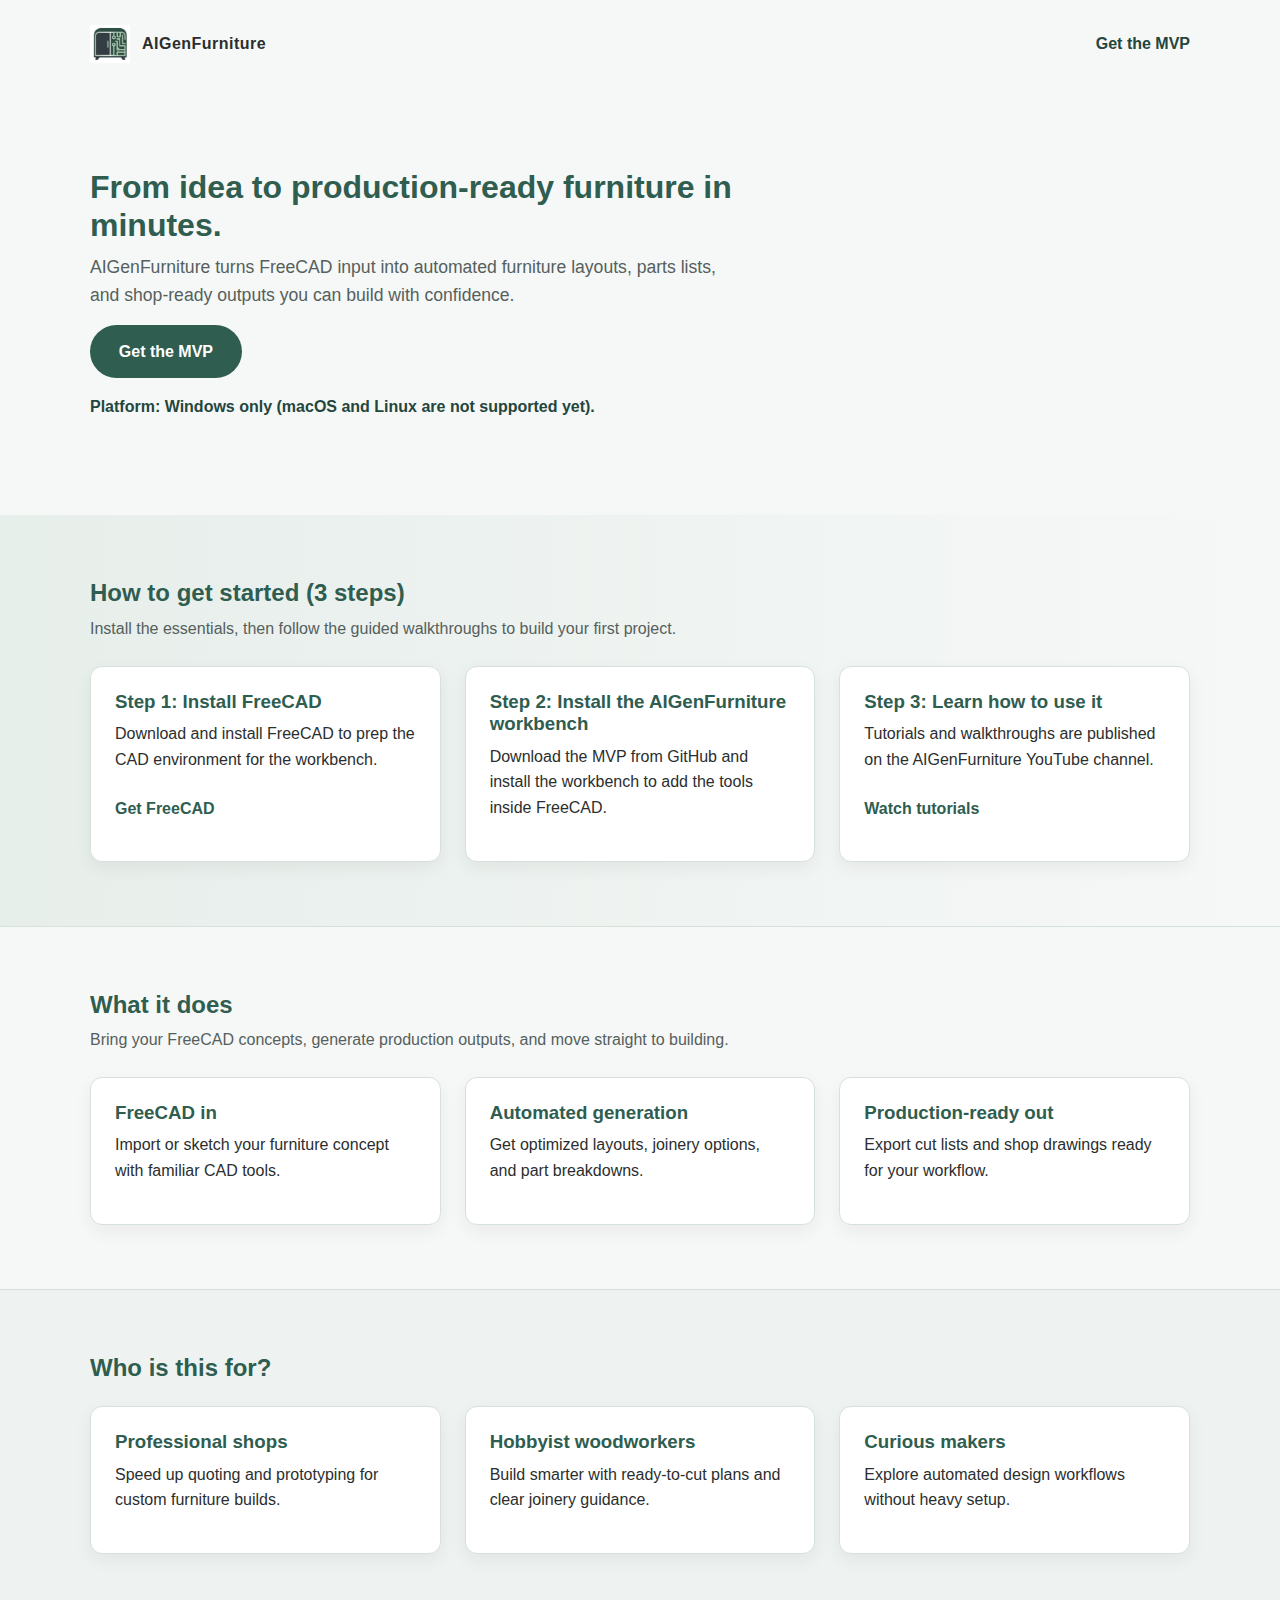
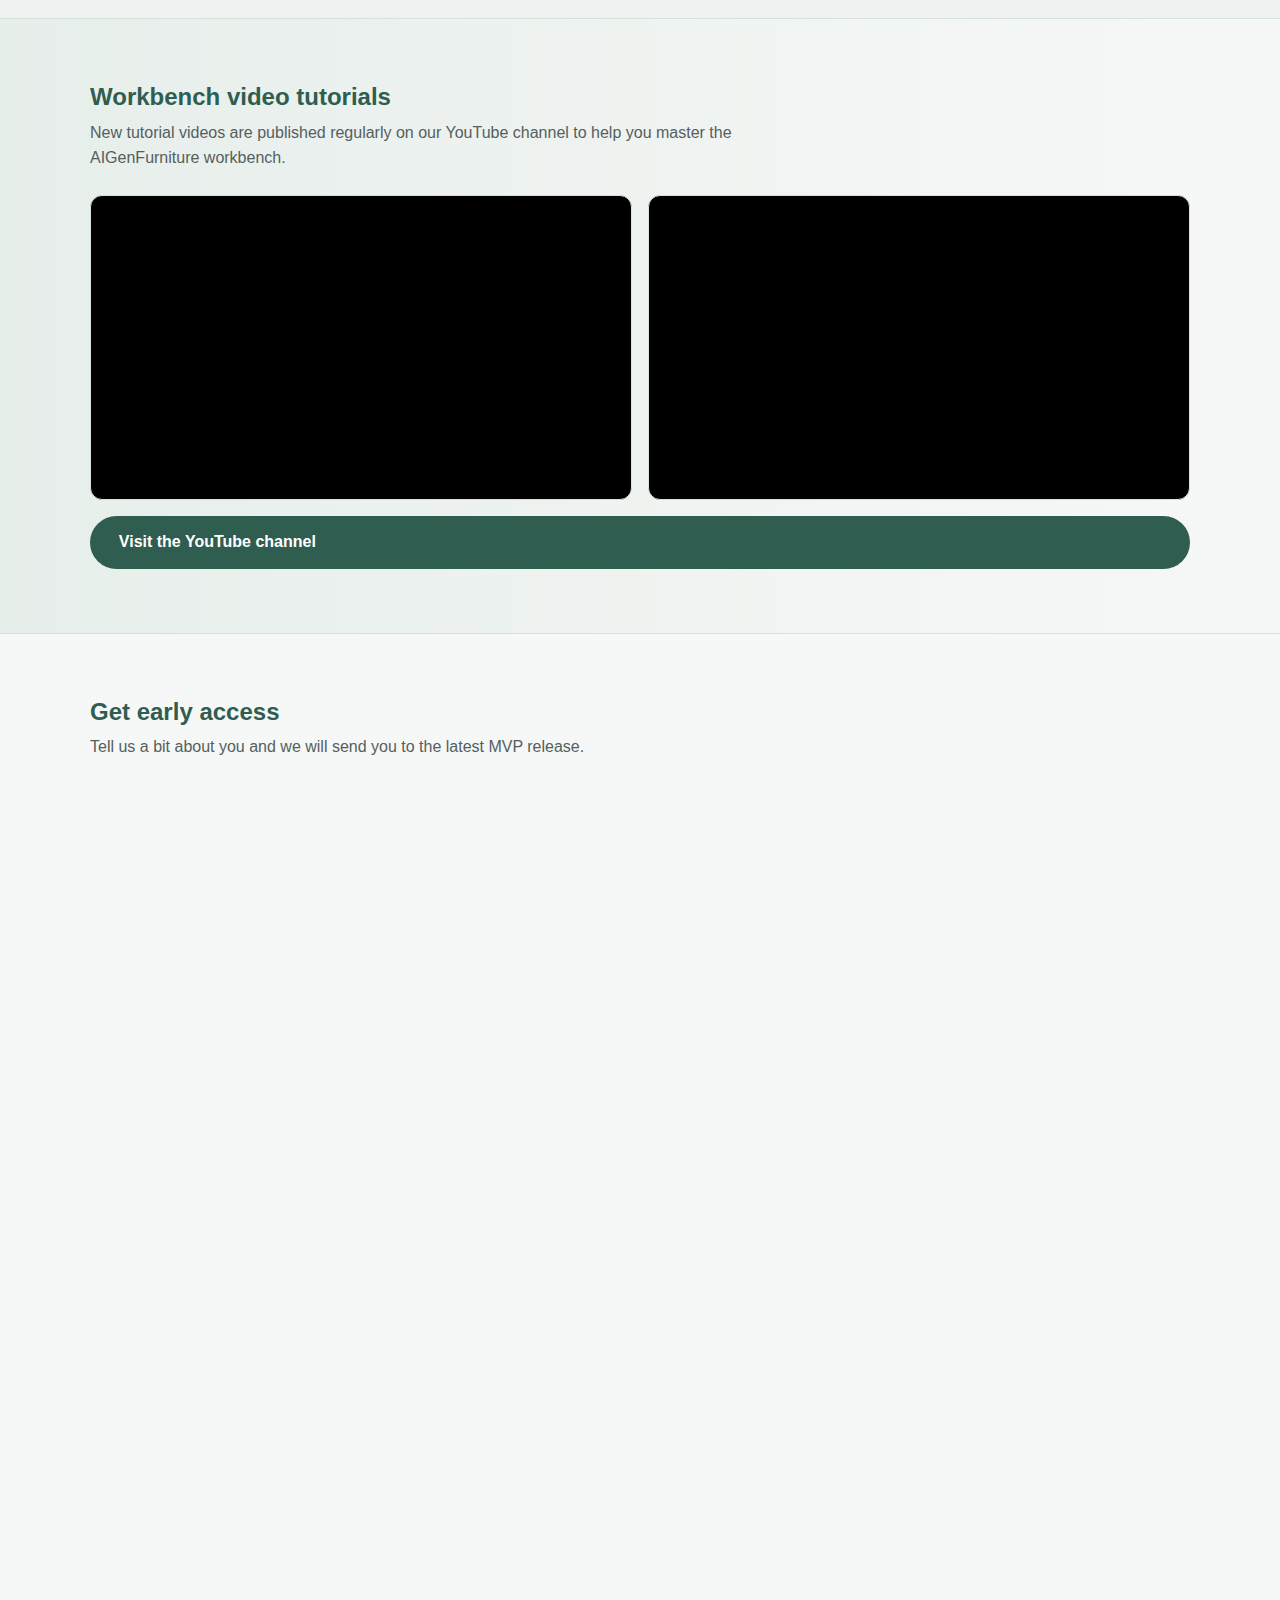
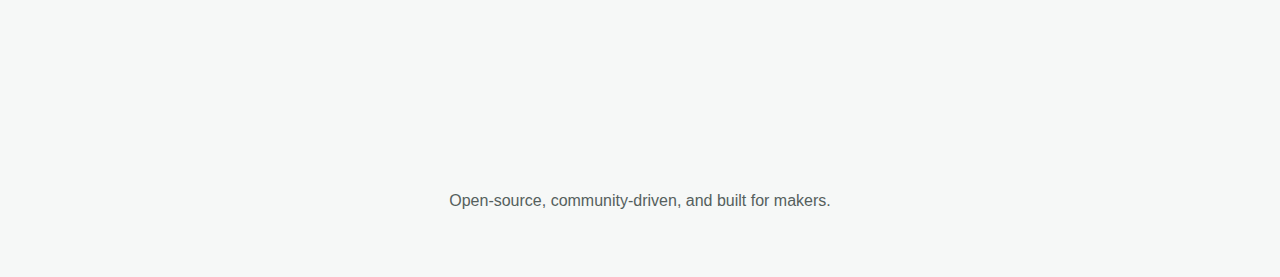
<file: index.html>
<!DOCTYPE html>
<html lang="en">
<head>
  <meta charset="UTF-8" />
  <meta name="viewport" content="width=device-width, initial-scale=1" />
  <title>AIGenFurniture - Automated Furniture Design</title>
  <link rel="stylesheet" href="css/style.css" />
  <!-- Google tag (gtag.js) -->
  <script async src="https://www.googletagmanager.com/gtag/js?id=G-HVR3JL4JJH"></script>
  <script>
    window.dataLayer = window.dataLayer || [];
    function gtag(){dataLayer.push(arguments);}
    gtag('js', new Date());

    gtag('config', 'G-HVR3JL4JJH');
  </script>
</head>
<body>
  <header class="site-header">
    <div class="container">
      <div class="logo">
        <img src="assets/logo.png" alt="AIGenFurniture logo" />
        <span>AIGenFurniture</span>
      </div>
      <a class="header-link" href="#signup">Get the MVP</a>
    </div>
  </header>

  <main>
    <section class="hero">
      <div class="container">
        <div class="hero-text">
          <h1>From idea to production-ready furniture in minutes.</h1>
          <p class="lead">
            AIGenFurniture turns FreeCAD input into automated furniture layouts,
            parts lists, and shop-ready outputs you can build with confidence.
          </p>
          <a class="primary-button" href="#signup">Get the MVP</a>
          <!-- Platform compatibility notice -->
          <p class="platform-note">Platform: Windows only (macOS and Linux are not supported yet).</p>
        </div>
      </div>
    </section>

    <!-- How to get started section -->
    <section class="section section-accent">
      <div class="container">
        <h2>How to get started (3 steps)</h2>
        <p class="section-intro">
          Install the essentials, then follow the guided walkthroughs to build your first project.
        </p>
        <div class="grid">
          <div class="card">
            <h3>Step 1: Install FreeCAD</h3>
            <p>Download and install FreeCAD to prep the CAD environment for the workbench.</p>
            <a class="text-link" href="https://www.freecad.org/downloads.php">Get FreeCAD</a>
          </div>
          <div class="card">
            <h3>Step 2: Install the AIGenFurniture workbench</h3>
            <p>Download the MVP from GitHub and install the workbench to add the tools inside FreeCAD.</p>
          </div>
          <div class="card">
            <h3>Step 3: Learn how to use it</h3>
            <p>Tutorials and walkthroughs are published on the AIGenFurniture YouTube channel.</p>
            <a class="text-link" href="https://www.youtube.com/channel/UCbbNjZpzsm81TsP__tSzwHg">Watch tutorials</a>
          </div>
        </div>
      </div>
    </section>

    <section class="section">
      <div class="container">
        <h2>What it does</h2>
        <p class="section-intro">
          Bring your FreeCAD concepts, generate production outputs, and move
          straight to building.
        </p>
        <div class="grid">
          <div class="card">
            <h3>FreeCAD in</h3>
            <p>Import or sketch your furniture concept with familiar CAD tools.</p>
          </div>
          <div class="card">
            <h3>Automated generation</h3>
            <p>Get optimized layouts, joinery options, and part breakdowns.</p>
          </div>
          <div class="card">
            <h3>Production-ready out</h3>
            <p>Export cut lists and shop drawings ready for your workflow.</p>
          </div>
        </div>
      </div>
    </section>

    <section class="section alt">
      <div class="container">
        <h2>Who is this for?</h2>
        <div class="grid">
          <div class="card">
            <h3>Professional shops</h3>
            <p>Speed up quoting and prototyping for custom furniture builds.</p>
          </div>
          <div class="card">
            <h3>Hobbyist woodworkers</h3>
            <p>Build smarter with ready-to-cut plans and clear joinery guidance.</p>
          </div>
          <div class="card">
            <h3>Curious makers</h3>
            <p>Explore automated design workflows without heavy setup.</p>
          </div>
        </div>
      </div>
    </section>

    <section class="section section-accent" id="tutorials">
      <div class="container">
        <h2>Workbench video tutorials</h2>
        <p class="section-intro">
          New tutorial videos are published regularly on our YouTube channel to help you master the AIGenFurniture workbench.
        </p>
        <div class="video-panel">
          <div class="video-grid">
            <iframe
              class="youtube-embed"
              src="https://www.youtube.com/embed/vswRwVsYIxQ?start=0"
              title="AIGenFurniture tutorial video 1"
              loading="lazy"
              allow="accelerometer; autoplay; clipboard-write; encrypted-media; gyroscope; picture-in-picture; web-share"
              referrerpolicy="strict-origin-when-cross-origin"
              allowfullscreen>
            </iframe>
            <iframe
              class="youtube-embed"
              src="https://www.youtube.com/embed/_jiF1DWMTws?start=0"
              title="AIGenFurniture tutorial video 2"
              loading="lazy"
              allow="accelerometer; autoplay; clipboard-write; encrypted-media; gyroscope; picture-in-picture; web-share"
              referrerpolicy="strict-origin-when-cross-origin"
              allowfullscreen>
            </iframe>
          </div>
          <a
            class="primary-button"
            href="https://www.youtube.com/channel/UCbbNjZpzsm81TsP__tSzwHg"
            target="_blank"
            rel="noopener noreferrer">
            Visit the YouTube channel
          </a>
        </div>
      </div>
    </section>

    <section id="signup" class="section">
      <div class="container">
        <h2>Get early access</h2>
        <p class="section-intro">
          Tell us a bit about you and we will send you to the latest MVP release.
        </p>
<!--        <form id="signup-form" class="form">-->
<!--          <div class="form-field">-->
<!--            <label for="email">Email</label>-->
<!--            <input type="email" id="email" name="email" placeholder="you@shop.com" required />-->
<!--          </div>-->

<!--          <div class="form-field">-->
<!--            <label for="referral">How did you hear about AIGenFurniture?</label>-->
<!--            <select id="referral" name="referral">-->
<!--              <option value="" selected>Choose one</option>-->
<!--              <option value="github">GitHub</option>-->
<!--              <option value="community">Community forum</option>-->
<!--              <option value="friend">Friend or colleague</option>-->
<!--              <option value="search">Search</option>-->
<!--              <option value="other">Other</option>-->
<!--            </select>-->
<!--          </div>-->

<!--          <div class="form-field">-->
<!--            <label for="role">You are a...</label>-->
<!--            <select id="role" name="role">-->
<!--              <option value="" selected>Choose one</option>-->
<!--              <option value="professional">Professional shop</option>-->
<!--              <option value="hobbyist">Hobbyist</option>-->
<!--              <option value="designer">Designer / engineer</option>-->
<!--              <option value="curious">Just curious</option>-->
<!--            </select>-->
<!--          </div>-->

<!--          <button class="primary-button" type="submit">Get the MVP</button>-->
<!--          <p class="form-note">We only use this to understand who is trying the MVP.</p>-->
<!--        </form>-->
          <!-- Google Form embed -->
          <iframe src="https://docs.google.com/forms/d/e/1FAIpQLScvkH6cGpKhtkPcFbzsvD1-tL_2DF8uPYGtuFYoPDUU3n26hw/viewform?embedded=true"
            width="100%"
            height="900"
            frameborder="0"
            marginheight="0"
            marginwidth="0">
            Loading…
          </iframe>
      </div>
    </section>
  </main>



  <footer class="site-footer">
    <div class="container">
      <p>Open-source, community-driven, and built for makers.</p>
    </div>
  </footer>

  <script src="js/form.js"></script>
</body>
</html>
</file>
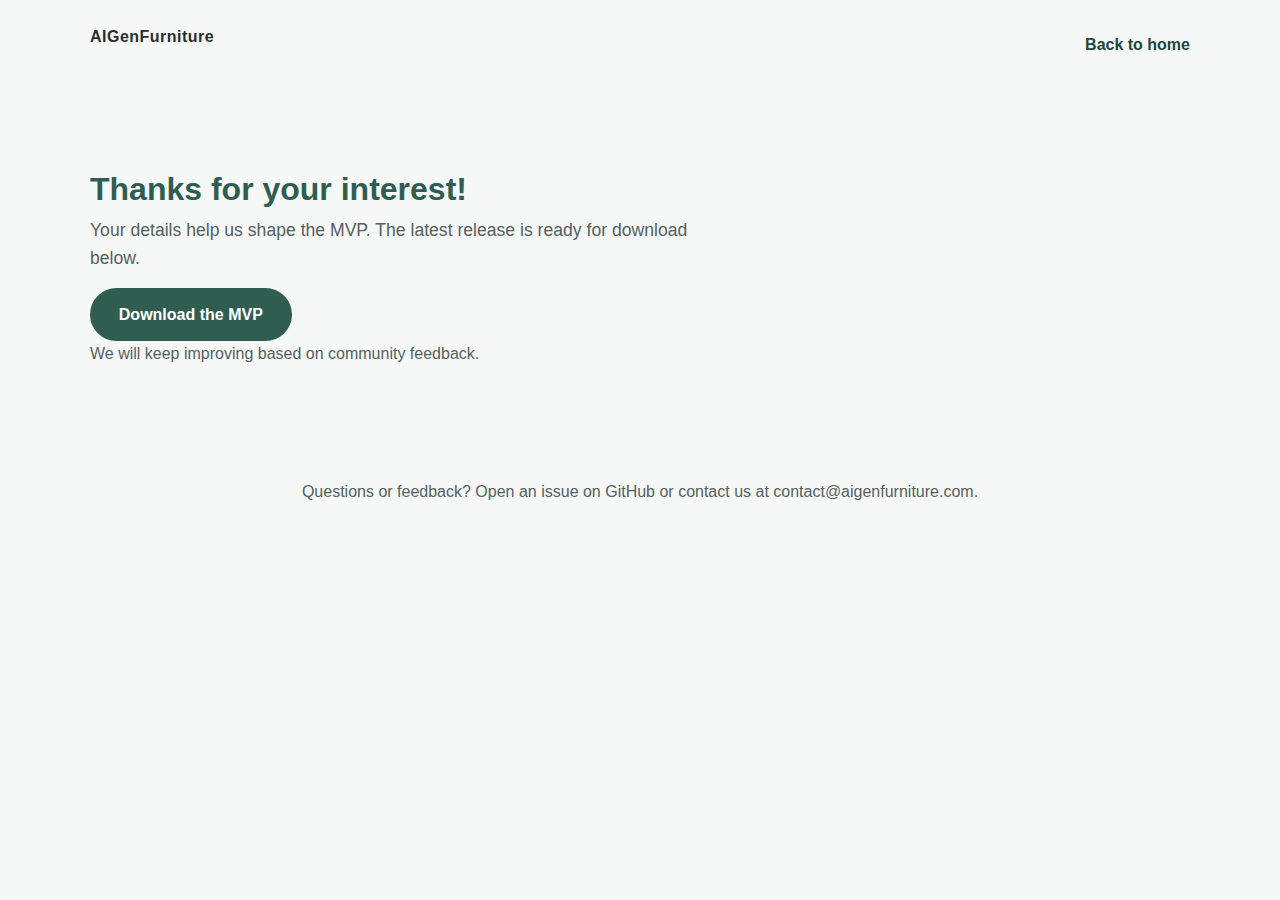
<file: thanks.html>
<!DOCTYPE html>
<html lang="en">
<head>
  <meta charset="UTF-8" />
  <meta name="viewport" content="width=device-width, initial-scale=1" />
  <title>Thanks for trying AIGenFurniture</title>
  <link rel="stylesheet" href="css/style.css" />
  <!-- Google tag (gtag.js) -->
  <script async src="https://www.googletagmanager.com/gtag/js?id=G-HVR3JL4JJH"></script>
  <script>
    window.dataLayer = window.dataLayer || [];
    function gtag(){dataLayer.push(arguments);}
    gtag('js', new Date());

    gtag('config', 'G-HVR3JL4JJH');
</script>
</head>
<script>
  if (window.top !== window.self) {
    window.top.location = window.location.href;
  }
</script>
<body>
  <header class="site-header">
    <div class="container">
      <p class="logo">AIGenFurniture</p>
      <a class="header-link" href="index.html">Back to home</a>
    </div>
  </header>

  <main>
    <section class="section hero compact">
      <div class="container">
        <div class="hero-text">
          <h1>Thanks for your interest!</h1>
          <p class="lead">
            Your details help us shape the MVP. The latest release is ready
            for download below.
          </p>
          <a
                  class="primary-button"
                  href="https://github.com/yelloish6/AIGenFurniture-freecad-workbench/releases/tag/aigenfurniture"
                  target="_blank"
                  rel="noopener noreferrer"
          >
            Download the MVP</a>
          <p class="section-intro">We will keep improving based on community feedback.</p>
        </div>
      </div>
    </section>
  </main>

  <footer class="site-footer">
    <div class="container">
      <p>Questions or feedback? Open an issue on GitHub or contact us at contact@aigenfurniture.com.</p>
    </div>
  </footer>
</body>
</html>
</file>
<file: css/style.css>
/* Base styles */
:root {
  color-scheme: light;
  --bg: #f6f8f7;
  --text: #2b2e2e;
  --muted: #55605d;
  --accent: #2f5d50;
  --accent-dark: #24463d;
  --accent-soft: #8fb7a3;
  --card: #ffffff;
  --border: #d7e1dc;
}

* {
  box-sizing: border-box;
}

body {
  margin: 0;
  font-family: "Segoe UI", "Helvetica Neue", Arial, sans-serif;
  color: var(--text);
  background: var(--bg);
  line-height: 1.6;
}

h1, h2, h3 {
  margin: 0 0 0.5rem;
  line-height: 1.2;
  color: var(--accent);
}

p {
  margin: 0 0 1rem;
}

a {
  color: inherit;
  text-decoration: none;
}

/* Layout helpers */
.container {
  width: min(1100px, 90%);
  margin: 0 auto;
}

.section {
  padding: 4rem 0;
}

.section + .section {
  border-top: 1px solid var(--border);
}

.section.alt {
  background: #eef3f1;
}

.section-accent {
  background: linear-gradient(90deg, rgba(143, 183, 163, 0.15), rgba(143, 183, 163, 0));
}

.section-intro {
  max-width: 650px;
  color: var(--muted);
}

.grid {
  display: grid;
  gap: 1.5rem;
  grid-template-columns: repeat(auto-fit, minmax(220px, 1fr));
  margin-top: 1.5rem;
}

.card {
  background: var(--card);
  border: 1px solid var(--border);
  border-radius: 12px;
  padding: 1.5rem;
  box-shadow: 0 6px 18px rgba(26, 22, 17, 0.06);
}

/* Header */
.site-header {
  padding: 1.5rem 0;
}

.site-header .container {
  display: flex;
  align-items: center;
  justify-content: space-between;
  gap: 1rem;
}

.logo {
  display: inline-flex;
  align-items: center;
  gap: 0.75rem;
  font-weight: 700;
  letter-spacing: 0.03em;
}

.logo img {
  width: 40px;
  height: 40px;
  object-fit: contain;
}

.header-link {
  font-weight: 600;
  color: var(--accent-dark);
}

/* Hero */
.hero {
  padding-top: 5rem;
  padding-bottom: 5rem;
}

.hero.compact {
  padding-bottom: 3.5rem;
}

.hero-text {
  max-width: 650px;
}

.lead {
  font-size: 1.1rem;
  color: var(--muted);
}

.platform-note {
  margin-top: 1rem;
  font-weight: 600;
  color: var(--accent-dark);
}

/* Buttons */
.primary-button {
  display: inline-block;
  padding: 0.85rem 1.8rem;
  background: var(--accent);
  color: #fff;
  border-radius: 999px;
  font-weight: 600;
  border: none;
  cursor: pointer;
}

.primary-button:hover {
  background: var(--accent-dark);
}

.secondary-button {
  display: inline-block;
  padding: 0.85rem 1.8rem;
  background: transparent;
  color: var(--accent);
  border: 1px solid var(--accent);
  border-radius: 999px;
  font-weight: 600;
}

.secondary-button:hover {
  background: rgba(47, 93, 80, 0.08);
}

.text-link {
  display: inline-flex;
  margin-top: 0.5rem;
  font-weight: 600;
  color: var(--accent);
}

/* Tutorials */
.video-panel {
  margin-top: 1.5rem;
  display: grid;
  gap: 1rem;
}

.video-grid {
  display: grid;
  gap: 1rem;
  grid-template-columns: repeat(auto-fit, minmax(280px, 1fr));
}

.youtube-embed {
  width: 100%;
  aspect-ratio: 16 / 9;
  border: 1px solid var(--border);
  border-radius: 12px;
  background: #000;
}

/* Form */
.form {
  margin-top: 2rem;
  max-width: 520px;
  background: var(--card);
  border: 1px solid var(--border);
  border-radius: 16px;
  padding: 2rem;
  box-shadow: 0 8px 20px rgba(26, 22, 17, 0.08);
}

.form-field {
  display: flex;
  flex-direction: column;
  margin-bottom: 1.25rem;
}

label {
  font-weight: 600;
  margin-bottom: 0.5rem;
}

input,
select {
  padding: 0.7rem 0.85rem;
  border: 1px solid var(--border);
  border-radius: 10px;
  font-size: 1rem;
  background: #fff;
}

.form-note {
  margin-top: 0.75rem;
  color: var(--muted);
  font-size: 0.9rem;
}

.section-support {
  background: linear-gradient(180deg, rgba(143, 183, 163, 0.12), rgba(255, 255, 255, 0));
}

.support-actions {
  display: flex;
  flex-wrap: wrap;
  gap: 1rem;
  margin-top: 1.5rem;
}

.support-note {
  margin-top: 1rem;
  color: var(--muted);
  font-size: 0.95rem;
}

/* Footer */
.site-footer {
  padding: 2.5rem 0 3rem;
  text-align: center;
  color: var(--muted);
}

/* Responsive */
@media (max-width: 700px) {
  .hero {
    padding-top: 4rem;
    padding-bottom: 4rem;
  }

  .site-header .container {
    flex-direction: column;
    align-items: flex-start;
  }

  .support-actions {
    flex-direction: column;
    align-items: stretch;
  }

  .support-actions a {
    text-align: center;
  }
}
</file>
